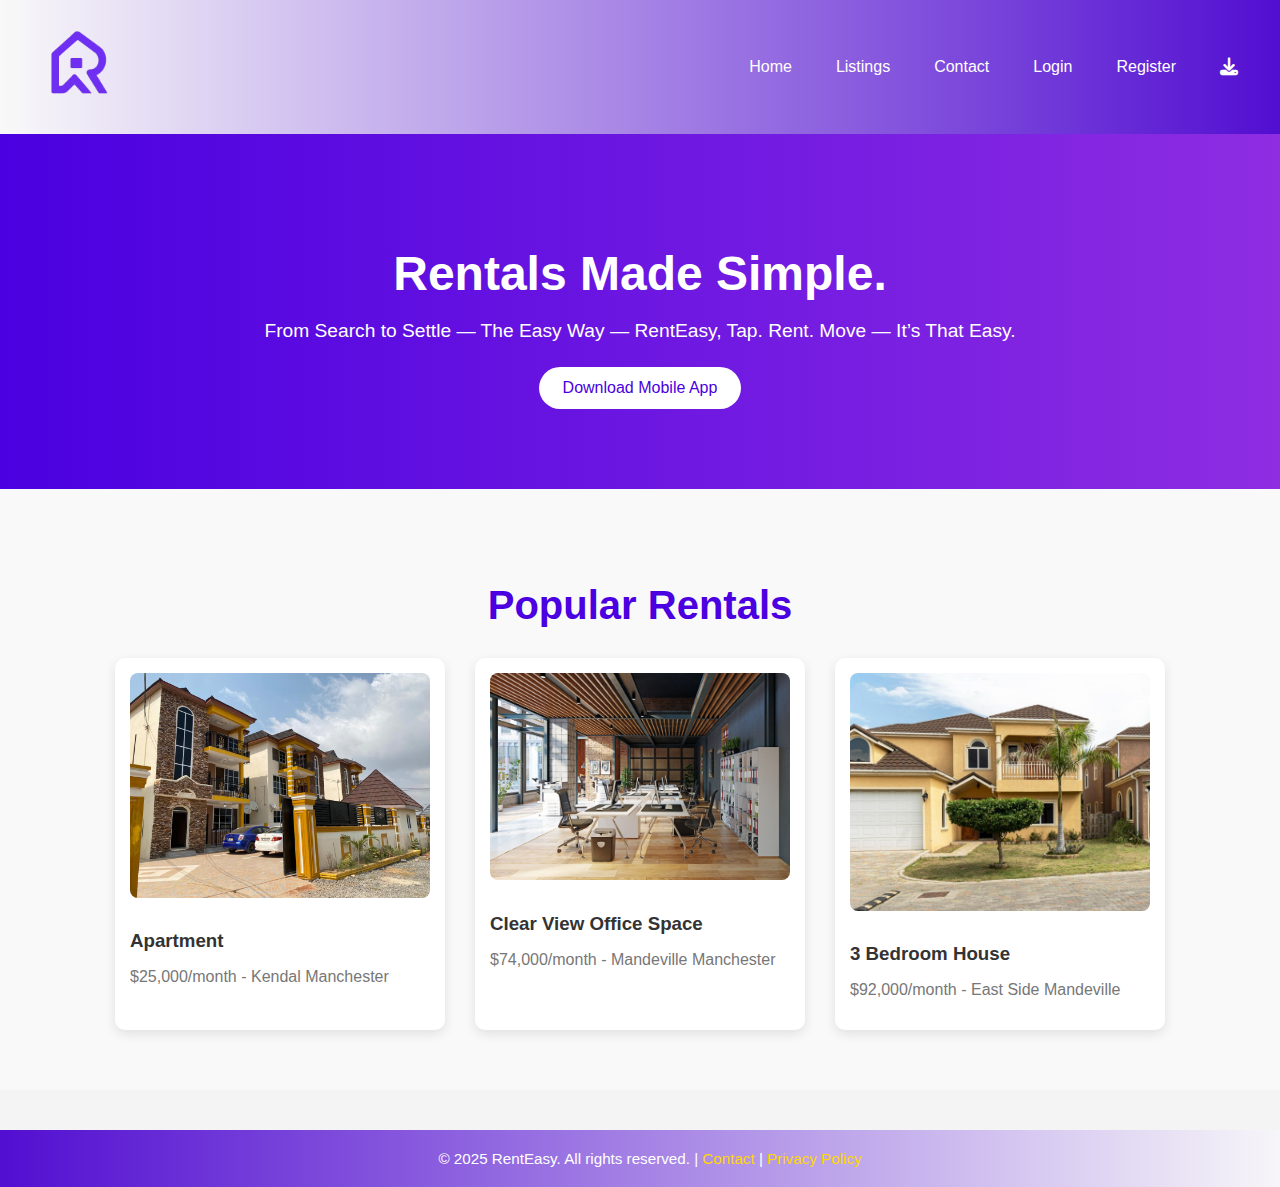
<file: index.html>
<!DOCTYPE html>
<html lang="en">
<head>
  <meta charset="UTF-8" />
  <meta name="viewport" content="width=device-width, initial-scale=1.0"/>
  <title>RentEasy - Rentals Made Simple</title>
  <link rel="stylesheet" href="style.css" />
  <link rel="stylesheet" href="https://cdnjs.cloudflare.com/ajax/libs/font-awesome/6.5.0/css/all.min.css" />
</head>
<body>
<main>
  <!-- Header -->
  <header class="navbar">
    <div><img src="images/rentlogo2.png" class="logo"/></div>
    <nav>
      <ul>
        <li><a href="index.html">Home</a></li>
        <li><a href="listings.html">Listings</a></li>
        <li><a href="contact.html">Contact</a></li>
        <li><a href="login.html">Login</a></li>
        <li><a href="register.html">Register</a></li>
        <li>
          <a href="#" onclick="downloadAPK()" title="Download App">
            <i class="fas fa-download download-icon"></i>
          </a>
        </li>
      </ul>
    </nav>
  </header>

  <!-- Hero Section -->
  <section class="hero">
    <div class="hero-content">
      <h1>Rentals Made Simple.</h1>
      <p>From Search to Settle — The Easy Way — RentEasy,  Tap. Rent. Move — It’s That Easy.</p>
      <button onclick="downloadAPK()" class="hero-download">Download Mobile App</button>
    </div>
  </section>

  <!-- Highlights Section -->
  <section class="listings-section">
    <h2>Popular Rentals</h2>
    <div class="listings-container">
        <div class="listing-card">
          <img src="images\Appartment_space.jpeg" alt="Apartment" />
          <h3>Apartment</h3>
          <p>$25,000/month - Kendal Manchester</p>
        </div>
        <div class="listing-card">
          <img src="images/commertial_space.jpeg" alt="Car" />
          <h3>Clear View Office Space</h3>
          <p>$74,000/month - Mandeville Manchester</p>
        </div>
        <div class="listing-card">
          <img src="images\house_space.jpg" alt="Tool" />
          <h3>3 Bedroom House</h3>
          <p>$92,000/month - East Side Mandeville</p>
        </div>
      </div>
    </section>
</main>

  <!-- Footer -->
  <footer class="footer">
    &copy; 2025 RentEasy. All rights reserved. | 
    <a href="contact.html">Contact</a> |
    <a href="privacy.html">Privacy Policy</a>
  </footer>
  

  <script src="script.js"></script>
</body>
</html>
</file>
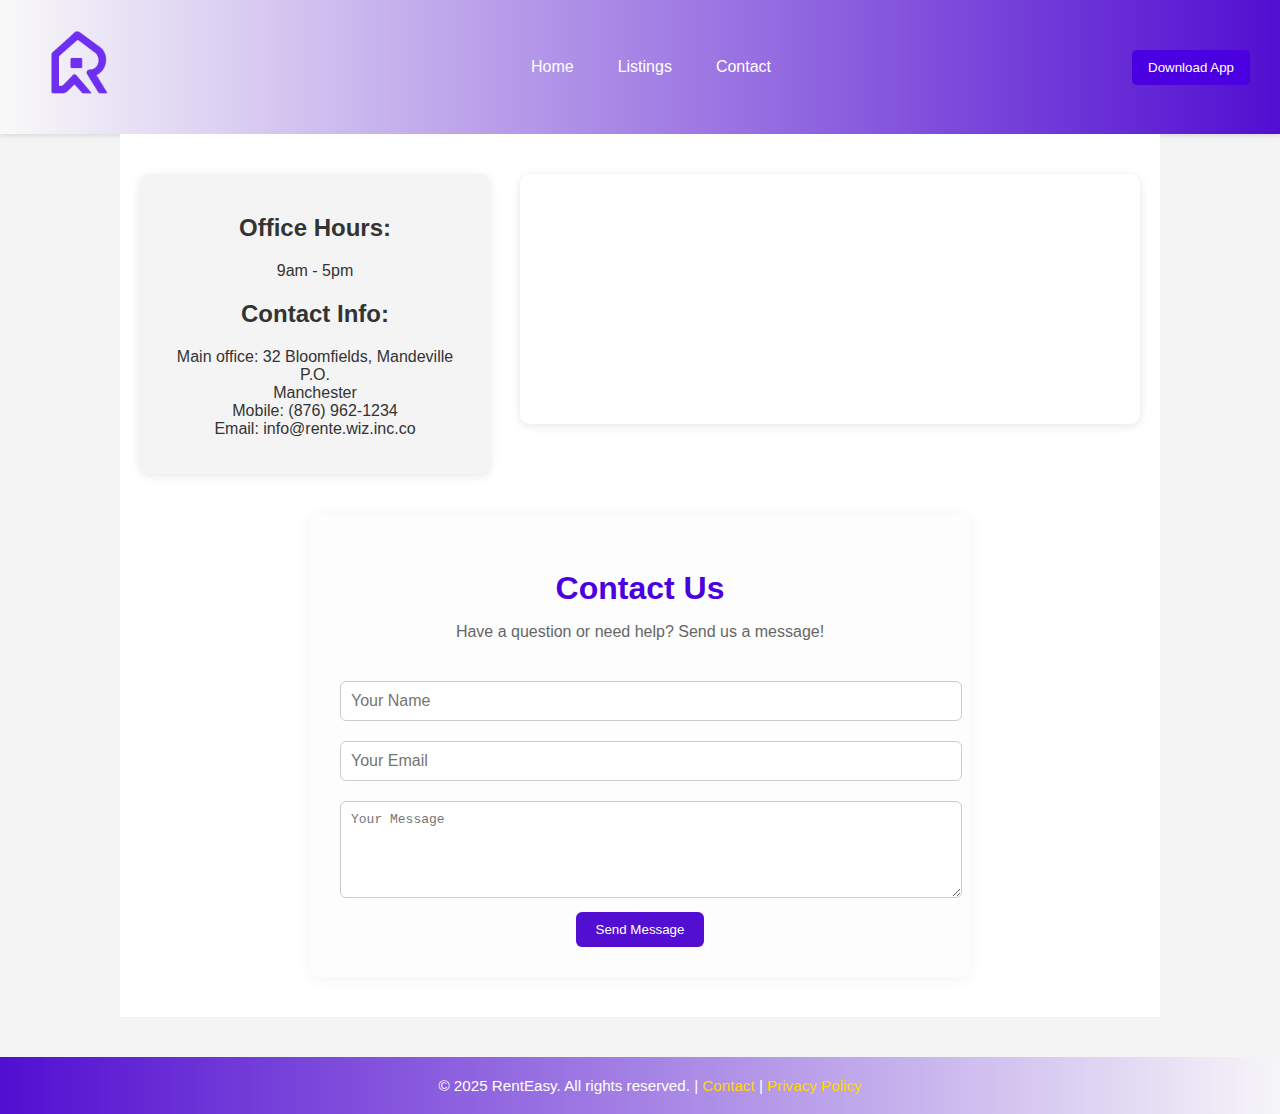
<file: contact.html>
<!DOCTYPE html>
<html lang="en">
<head>
  <meta charset="UTF-8" />
  <meta name="viewport" content="width=device-width, initial-scale=1.0"/>
  <title>Contact Us - RentEasy</title>
  <link rel="stylesheet" href="style.css" />
</head>
<body>
  <main>
  <header class="navbar">
    <div><img src="images/rentlogo2.png" class="logo"/></div>
    <nav>
      <ul>
        <li><a href="index.html">Home</a></li>
        <li><a href="listings.html">Listings</a></li>
        <li><a href="contact.html">Contact</a></li>
      </ul>
    </nav>
    <button onclick="downloadAPK()" class="download-btn">Download App</button>
  </header>

  <section class="contact-section">
    <div class="info-map-container">
      <div class="office-info">
        <h2>Office Hours:</h2>
        <p>9am - 5pm</p>
        <h2>Contact Info:</h2>
        <p>Main office: 32 Bloomfields, Mandeville P.O. <br>
          Manchester <br>
          Mobile: (876) 962-1234 <br>
        Email: info@rente.wiz.inc.co</p>
      </div>
  
      <div class="map-container">
        <iframe
          src="https://www.google.com/maps/embed?pb=!1m18!1m12!1m3!1d3874.0087524909267!2d-77.50607408474785!3d18.27277648758705!2m3!1f0!2f0!3f0!3m2!1i1024!2i768!4f13.1!3m3!1m2!1s0x8eda2a43d146de65%3A0xa7f8f9e9d5c15cb0!2sMandeville%2C%20Jamaica!5e0!3m2!1sen!2sjm!4v1712479247821!5m2!1sen!2sjm"
          width="100%" height="250" style="border:0;" allowfullscreen="" loading="lazy">
        </iframe>
      </div>
    </div>
  
    <div class="contact-container">
      <h2>Contact Us</h2>
      <p>Have a question or need help? Send us a message!</p>
      <form class="contact-form">
        <input type="text" placeholder="Your Name" required />
        <input type="email" placeholder="Your Email" required />
        <textarea rows="5" placeholder="Your Message" required></textarea>
        <button type="submit" class="submit-btn">Send Message</button>
      </form>
    </div>
  </section>
  
</main>
  <footer class="footer">
    &copy; 2025 RentEasy. All rights reserved. | 
    <a href="contact.html">Contact</a> |
    <a href="privacy.html">Privacy Policy</a>
  </footer>
  

  <script src="script.js"></script>
</body>
</html>
</file>
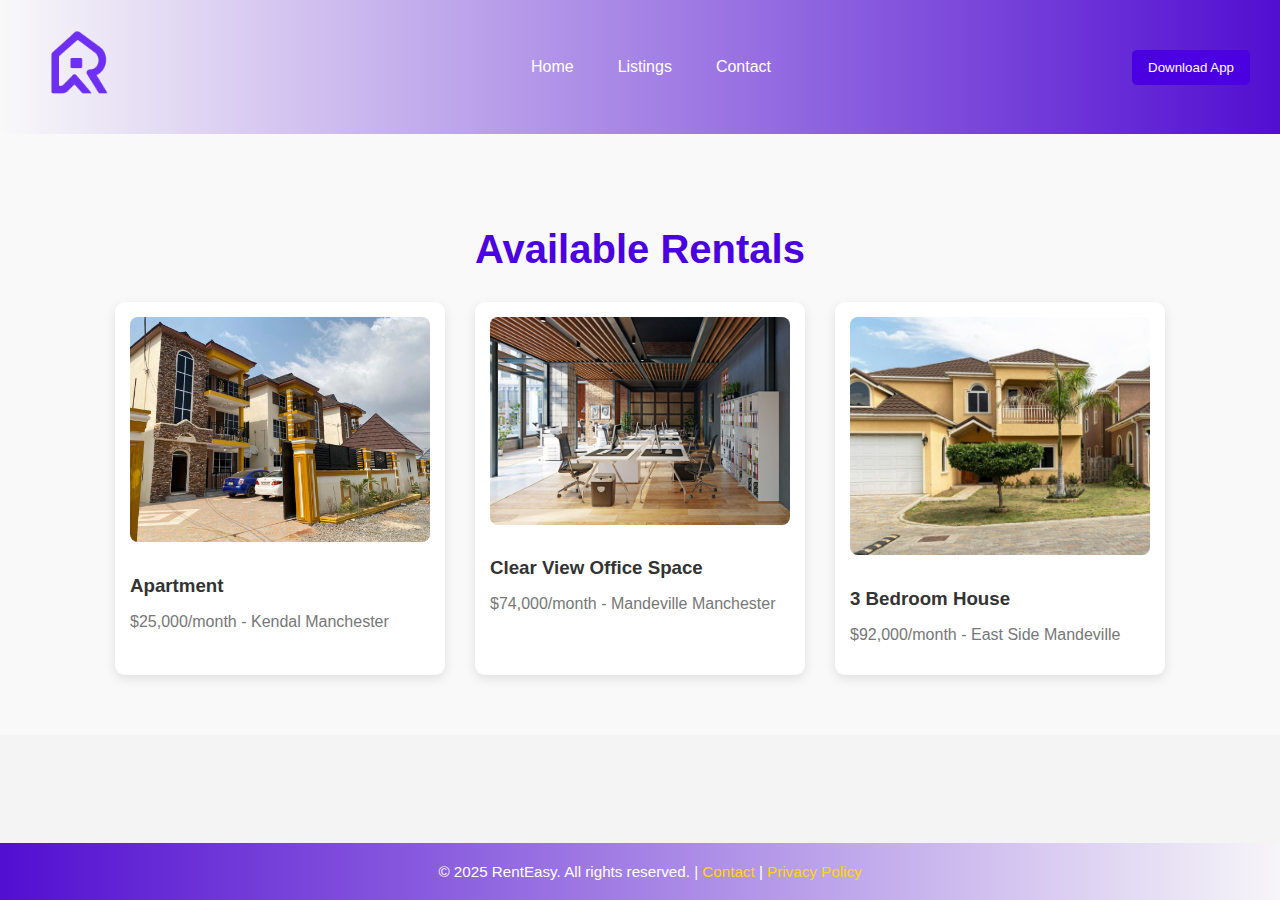
<file: listings.html>
<!DOCTYPE html>
<html lang="en">
<head>
  <meta charset="UTF-8" />
  <meta name="viewport" content="width=device-width, initial-scale=1.0"/>
  <title>Rental Listings - RentEasy</title>
  <link rel="stylesheet" href="style.css" />
</head>
<body>
  <main>
  <header class="navbar">
    <div><img src="images/rentlogo2.png" class="logo"/></div>
    <nav>
      <ul>
        <li><a href="index.html">Home</a></li>
        <li><a href="listings.html">Listings</a></li>
        <li><a href="contact.html">Contact</a></li>
      </ul>
    </nav>
    <button onclick="downloadAPK()" class="download-btn">Download App</button>
  </header>

  <section class="listings-section">
    <h2>Available Rentals</h2>
    <div class="listings-container">
      <div class="listing-card">
        <img src="images\Appartment_space.jpeg" alt="Apartment" />
        <h3>Apartment</h3>
        <p>$25,000/month - Kendal Manchester</p>
      </div>
      <div class="listing-card">
        <img src="images/commertial_space.jpeg" alt="Car" />
        <h3>Clear View Office Space</h3>
        <p>$74,000/month - Mandeville Manchester</p>
      </div>
      <div class="listing-card">
        <img src="images\house_space.jpg" alt="Tool" />
        <h3>3 Bedroom House</h3>
        <p>$92,000/month - East Side Mandeville</p>
      </div>
    </div>
  </section>
</main>
  <footer class="footer">
    &copy; 2025 RentEasy. All rights reserved. | 
    <a href="contact.html">Contact</a> |
    <a href="privacy.html">Privacy Policy</a>
  </footer>
  

  <script src="script.js"></script>
</body>
</html>
</file>
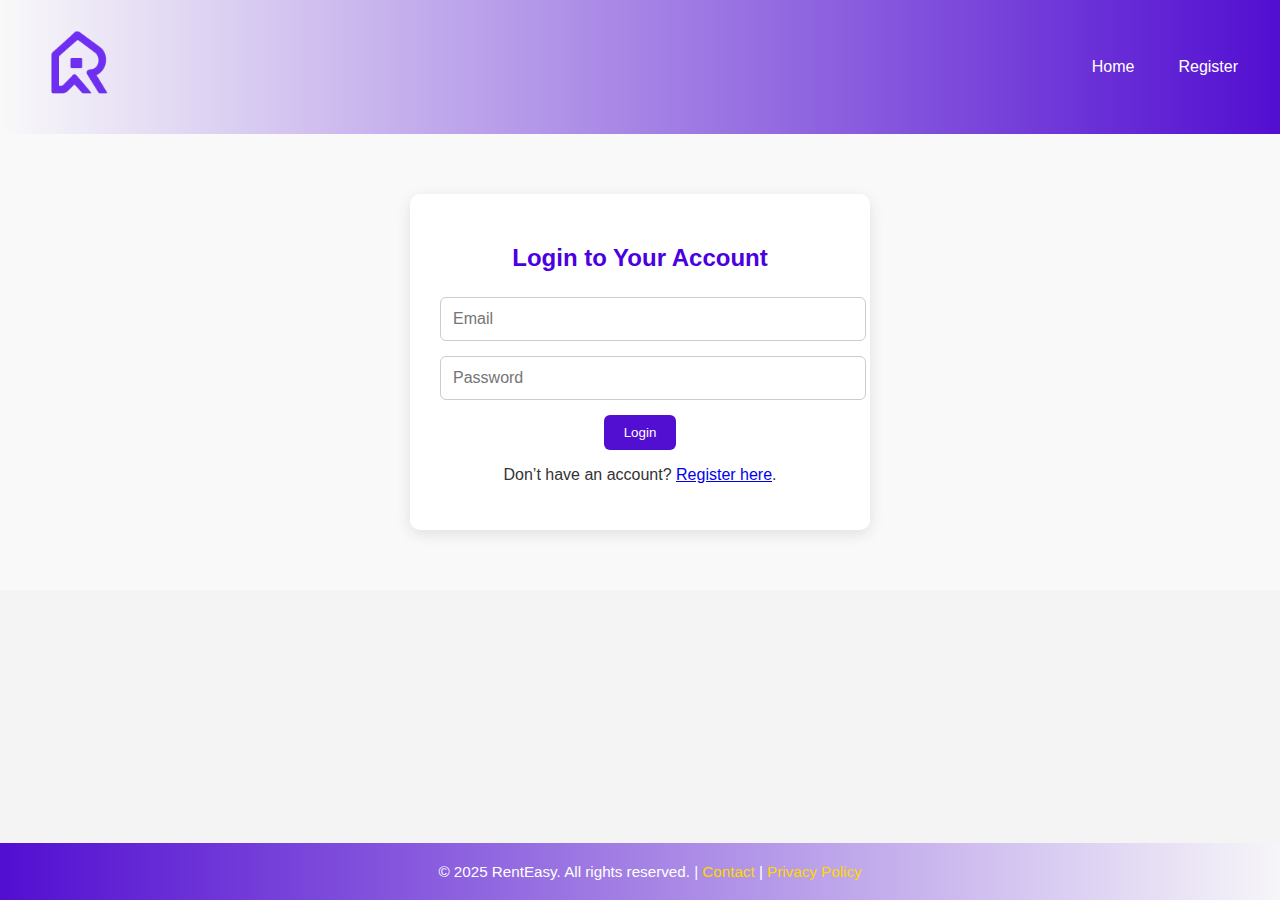
<file: login.html>
<!DOCTYPE html>
<html lang="en">
<head>
  <meta charset="UTF-8" />
  <meta name="viewport" content="width=device-width, initial-scale=1.0"/>
  <title>Login - RentEasy</title>
  <link rel="stylesheet" href="style.css" />
</head>
<body>
  <main>
  <header class="navbar">
    <div><img src="images/rentlogo2.png" class="logo"/></div>
    <nav>
      <ul>
        <li><a href="index.html">Home</a></li>
        <li><a href="register.html">Register</a></li>
      </ul>
    </nav>
  </header>

  <section class="form-section">
    <div class="form-container">
      <h2>Login to Your Account</h2>
      <form class="form">
        <input type="email" placeholder="Email" required />
        <input type="password" placeholder="Password" required />
        <button type="submit" class="submit-btn">Login</button>
      </form>
      <p>Don’t have an account? <a href="register.html">Register here</a>.</p>
    </div>
  </section>
</main>
  <footer class="footer">
    &copy; 2025 RentEasy. All rights reserved. | 
    <a href="contact.html">Contact</a> |
    <a href="privacy.html">Privacy Policy</a>
  </footer>
  
</body>
</html>
</file>
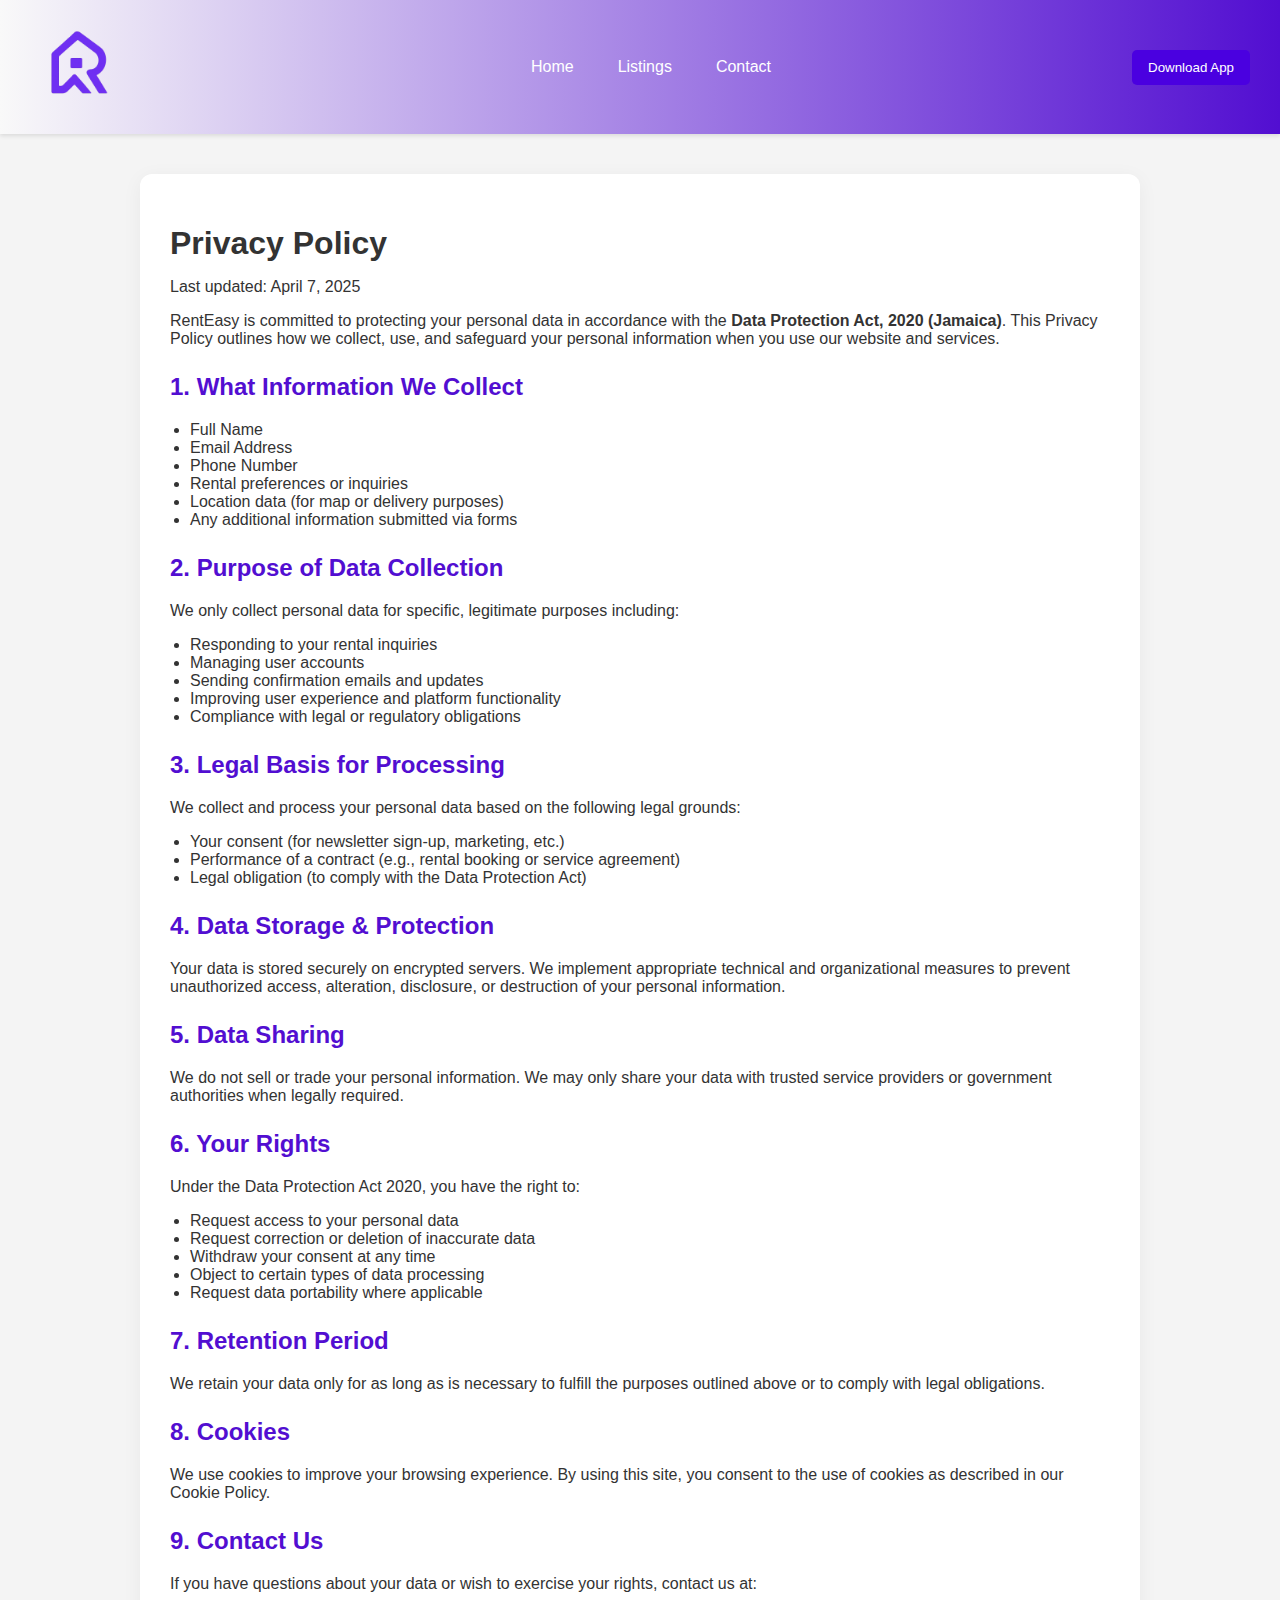
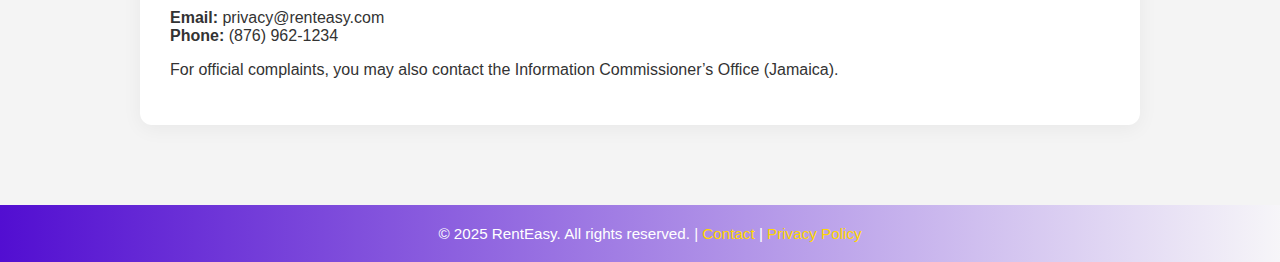
<file: privacy.html>
<!DOCTYPE html>
<html lang="en">
<head>
  <meta charset="UTF-8" />
  <meta name="viewport" content="width=device-width, initial-scale=1.0"/>
  <title>Privacy Policy - RentEasy</title>
  <link rel="stylesheet" href="style.css" />
</head>
<body>
    <header class="navbar">
      <div><img src="images/rentlogo2.png" class="logo"/></div>
        <nav>
          <ul>
            <li><a href="index.html">Home</a></li>
            <li><a href="listings.html">Listings</a></li>
            <li><a href="contact.html">Contact</a></li>
          </ul>
        </nav>
        <button onclick="downloadAPK()" class="download-btn">Download App</button>
      </header>

  <main class="privacy-main">
    <section class="privacy-section">
      <h1>Privacy Policy</h1>
      <p>Last updated: April 7, 2025</p>

      <p>RentEasy is committed to protecting your personal data in accordance with the <strong>Data Protection Act, 2020 (Jamaica)</strong>. This Privacy Policy outlines how we collect, use, and safeguard your personal information when you use our website and services.</p>

      <h2>1. What Information We Collect</h2>
      <ul>
        <li>Full Name</li>
        <li>Email Address</li>
        <li>Phone Number</li>
        <li>Rental preferences or inquiries</li>
        <li>Location data (for map or delivery purposes)</li>
        <li>Any additional information submitted via forms</li>
      </ul>

      <h2>2. Purpose of Data Collection</h2>
      <p>We only collect personal data for specific, legitimate purposes including:</p>
      <ul>
        <li>Responding to your rental inquiries</li>
        <li>Managing user accounts</li>
        <li>Sending confirmation emails and updates</li>
        <li>Improving user experience and platform functionality</li>
        <li>Compliance with legal or regulatory obligations</li>
      </ul>

      <h2>3. Legal Basis for Processing</h2>
      <p>We collect and process your personal data based on the following legal grounds:</p>
      <ul>
        <li>Your consent (for newsletter sign-up, marketing, etc.)</li>
        <li>Performance of a contract (e.g., rental booking or service agreement)</li>
        <li>Legal obligation (to comply with the Data Protection Act)</li>
      </ul>

      <h2>4. Data Storage & Protection</h2>
      <p>Your data is stored securely on encrypted servers. We implement appropriate technical and organizational measures to prevent unauthorized access, alteration, disclosure, or destruction of your personal information.</p>

      <h2>5. Data Sharing</h2>
      <p>We do not sell or trade your personal information. We may only share your data with trusted service providers or government authorities when legally required.</p>

      <h2>6. Your Rights</h2>
      <p>Under the Data Protection Act 2020, you have the right to:</p>
      <ul>
        <li>Request access to your personal data</li>
        <li>Request correction or deletion of inaccurate data</li>
        <li>Withdraw your consent at any time</li>
        <li>Object to certain types of data processing</li>
        <li>Request data portability where applicable</li>
      </ul>

      <h2>7. Retention Period</h2>
      <p>We retain your data only for as long as is necessary to fulfill the purposes outlined above or to comply with legal obligations.</p>

      <h2>8. Cookies</h2>
      <p>We use cookies to improve your browsing experience. By using this site, you consent to the use of cookies as described in our Cookie Policy.</p>

      <h2>9. Contact Us</h2>
      <p>If you have questions about your data or wish to exercise your rights, contact us at:</p>
      <p><strong>Email:</strong> privacy@renteasy.com<br>
         <strong>Phone:</strong> (876) 962-1234</p>

      <p>For official complaints, you may also contact the Information Commissioner’s Office (Jamaica).</p>
    </section>
  </main>

  <footer class="footer">
    &copy; 2025 RentEasy. All rights reserved. |
    <a href="contact.html">Contact</a> |
    <a href="privacy.html">Privacy Policy</a>
  </footer>
</body>
</html>
</file>
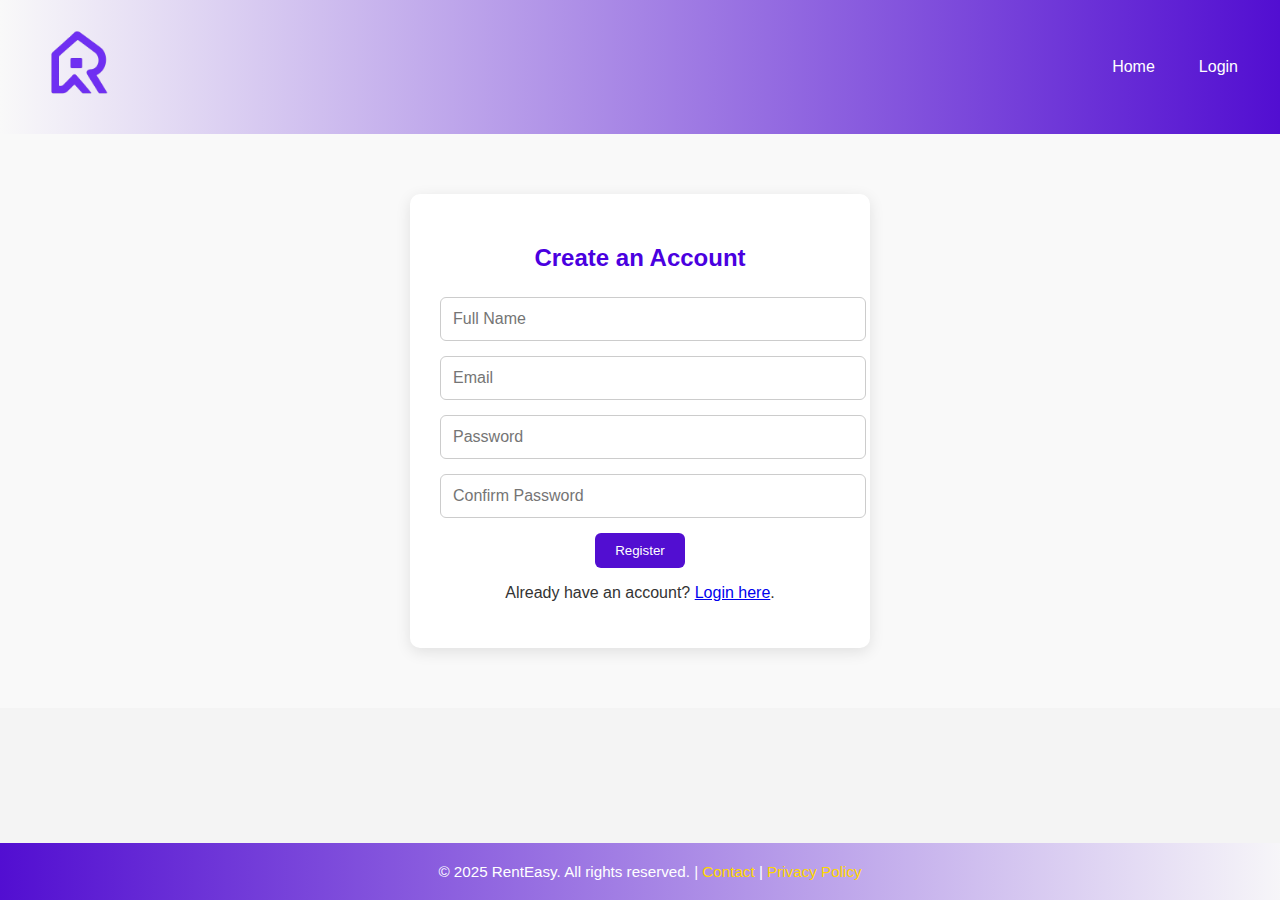
<file: register.html>
<!DOCTYPE html>
<html lang="en">
<head>
  <meta charset="UTF-8" />
  <meta name="viewport" content="width=device-width, initial-scale=1.0"/>
  <title>Register - RentEasy</title>
  <link rel="stylesheet" href="style.css" />
</head>
<body>
  <header class="navbar">
    <div><img src="images/rentlogo2.png" class="logo"/></div>
    <nav>
      <ul>
        <li><a href="index.html">Home</a></li>
        <li><a href="login.html">Login</a></li>
      </ul>
    </nav>
  </header>
<main>
  <section class="form-section">
    <div class="form-container">
      <h2>Create an Account</h2>
      <form class="form">
        <input type="text" placeholder="Full Name" required />
        <input type="email" placeholder="Email" required />
        <input type="password" placeholder="Password" required />
        <input type="password" placeholder="Confirm Password" required />
        <button type="submit" class="submit-btn">Register</button>
      </form>
      <p>Already have an account? <a href="login.html">Login here</a>.</p>
    </div>
  </section>
</main>
  <footer class="footer">
    &copy; 2025 RentEasy. All rights reserved. | 
    <a href="contact.html">Contact</a> |
    <a href="privacy.html">Privacy Policy</a>
  </footer>
  
</body>
</html>
</file>
<file: style.css>
/* Layout for sticky footer */
html, body {
    height: 100%;
    margin: 0;
    padding: 0;
    display: flex;
    flex-direction: column;
  }
  
  /* Main content area should grow */
  main {
    flex: 1;
  }
  
  /* Footer stays at bottom */
  .footer {
    background: linear-gradient(to right, #520ed1, #f9f9f9);
    color: white;
    text-align: center;
    padding: 20px 10px;
    font-size: 0.95em;
    width: 100%;
    margin-top: auto;
  }
  
  .footer a {
    color: #ffd700;
    text-decoration: none;
    font-weight: 500;
    transition: color 0.3s ease;
  }
  
  .footer a:hover {
    color: #fff;
  }
  

<!--INDEX-->
/*index section*/
* {
    margin: 0;
    padding: 0;
    box-sizing: border-box;
  }
  
  body {
    font-family: 'Segoe UI', sans-serif;
    background-color: #f4f4f4;
    color: #333;
  }
  
  .navbar {
    background-color: #fff;
    display: flex;
    justify-content: space-between;
    align-items: center;
    padding: 15px 30px;
    box-shadow: 0 2px 4px rgba(0,0,0,0.1);
  }
  
  .logo {
    width: 100px;
    height: auto;
    /* font-size: 1.5em;
    color: #4a00e0;
    font-weight: bold; */
  }
  
  nav ul {
    list-style: none;
    display: flex;
    gap: 20px;
  }
  
  nav ul li a {
    text-decoration: none;
    color: #333;
    font-weight: 500;
  }
  
  .download-btn {
    background-color: #4a00e0;
    color: white;
    padding: 10px 16px;
    border: none;
    border-radius: 5px;
    cursor: pointer;
  }
  
  .download-btn:hover,
  .hero-download:hover {
    background-color: #3a00b5;
  }
  
  .hero {
    background: linear-gradient(to right, #4a00e0, #8e2de2);
    color: white;
    padding: 80px 20px;
    text-align: center;
  }
  
  .hero-content h1 {
    font-size: 3em;
    margin-bottom: 15px;
  }
  
  .hero-content p {
    font-size: 1.2em;
    margin-bottom: 25px;
  }
  
  .hero-download {
    background-color: white;
    color: #4a00e0;
    padding: 12px 24px;
    border: none;
    border-radius: 25px;
    font-size: 1em;
    cursor: pointer;
  }
  
  .footer {
    background-color: #fff;
    text-align: center;
    padding: 20px;
    margin-top: 40px;
    font-size: 0.9em;
    color: #777;
  }
  

/* Contact Section */
.contact-section {
    padding: 60px 20px;
    background-color: #fff;
    text-align: center;
  }
  
  .contact-container {
    max-width: 600px;
    margin: auto;
  }
  
  .contact-container h2 {
    font-size: 2em;
    margin-bottom: 10px;
    color: #4a00e0;
  }
  
  .contact-container p {
    margin-bottom: 30px;
    color: #666;
  }
  
  .contact-form input,
  .contact-form textarea {
    width: 100%;
    padding: 12px;
    margin-bottom: 15px;
    border-radius: 5px;
    border: 1px solid #ccc;
    font-size: 1em;
  }
  
  .submit-btn {
    background-color: #4a00e0;
    color: white;
    padding: 12px 20px;
    border: none;
    border-radius: 5px;
    cursor: pointer;
  }
  
  .submit-btn:hover {
    background-color: #3a00b5;
  }
  .contact-section {
    padding: 40px 20px;
    max-width: 1000px;
    margin: 0 auto;
  }
  
  .info-map-container {
    display: flex;
    flex-wrap: wrap;
    gap: 30px;
    margin-bottom: 40px;
  }
  
  .office-info {
    flex: 1;
    min-width: 250px;
    background: #f4f4f4;
    padding: 20px;
    border-radius: 10px;
    box-shadow: 0 2px 10px rgba(0,0,0,0.1);
  }
  
  .map-container {
    flex: 2;
    min-width: 300px;
    height: 250px;
    border-radius: 10px;
    overflow: hidden;
    box-shadow: 0 2px 10px rgba(0,0,0,0.1);
  }
  
  .contact-container {
    background: #fdfdfd;
    padding: 30px;
    border-radius: 10px;
    box-shadow: 0 2px 15px rgba(0,0,0,0.05);
  }
  
  .contact-container h2 {
    margin-bottom: 10px;
  }
  
  .contact-form input,
  .contact-form textarea {
    width: 100%;
    padding: 10px;
    margin: 10px 0;
    border-radius: 6px;
    border: 1px solid #ccc;
  }
  
  .submit-btn {
    background: #520ed1;
    color: white;
    padding: 10px 20px;
    border: none;
    border-radius: 6px;
    cursor: pointer;
    transition: background-color 0.3s ease;
  }
  
  .submit-btn:hover {
    background: #3e0ab5;
  }
  
  
  /* Listings Section */
  .listings-section {
    padding: 60px 20px;
    background-color: #f9f9f9;
    text-align: center;
  }
  
  .listings-section h2 {
    font-size: 2.5em;
    margin-bottom: 30px;
    color: #4a00e0;
  }
  
  .listings-container {
    display: flex;
    flex-wrap: wrap;
    justify-content: center;
    gap: 30px;
  }
  
  .listing-card {
    background-color: white;
    width: 300px;
    padding: 15px;
    border-radius: 10px;
    box-shadow: 0 4px 12px rgba(0,0,0,0.1);
    text-align: left;
  }
  
  .listing-card img {
    width: 100%;
    border-radius: 8px;
    margin-bottom: 10px;
  }
  
  .listing-card h3 {
    margin-bottom: 5px;
    color: #333;
  }
  
  .listing-card p {
    color: #777;
  }
  

/* Form Section (Login & Register) */
.form-section {
    background-color: #f9f9f9;
    padding: 60px 20px;
    text-align: center;
  }
  
  .form-container {
    max-width: 400px;
    margin: auto;
    background-color: white;
    padding: 30px;
    border-radius: 10px;
    box-shadow: 0 4px 15px rgba(0,0,0,0.1);
  }
  
  .form-container h2 {
    margin-bottom: 25px;
    color: #4a00e0;
  }
  
  .form input {
    width: 100%;
    padding: 12px;
    margin-bottom: 15px;
    font-size: 1em;
    border: 1px solid #ccc;
    border-radius: 6px;
  }
  
  .form p {
    margin-top: 15px;
    color: #666;
    font-size: 0.9em;
  }
  
  .form a {
    color: #4a00e0;
    text-decoration: none;
  }
  
  .form a:hover {
    text-decoration: underline;
  }

  /* Navbar Styles */
.navbar {
    background: linear-gradient(to right, #f9f9f9, #520ed1);
    color: white;
    padding: 15px 30px;
    display: flex;
    justify-content: space-between;
    align-items: center;
  }
  
  .navbar .logo {
    font-size: 1.5em;
    font-weight: bold;
  }
  
  .navbar nav ul {
    list-style: none;
    display: flex;
    gap: 20px;
    align-items: center;
  }
  
  .navbar nav ul li a {
    text-decoration: none;
    color: white;
    padding: 8px 12px;
    transition: background-color 0.3s ease, color 0.3s ease;
    border-radius: 6px;
  }
  
  .navbar nav ul li a:hover {
    background-color: #ffffff30;
  }
  
  .navbar nav ul li a.active {
    background-color: #ffffff50;
    font-weight: bold;
  }
  
  .download-icon {
    font-size: 18px;
    color: white;
    transition: transform 0.3s ease, color 0.3s ease;
  }
  
  .download-icon:hover {
    transform: scale(1.2);
    color: #ffd700;
  }
  
  /* Footer Styles */
.footer {
    background: linear-gradient(to right, #520ed1, #f9f9f9);
    color: white;
    text-align: center;
    padding: 20px 10px;
    font-size: 0.95em;
    position: relative;
    bottom: 0;
    width: 100%;
  }
  
  .footer a {
    color: #ffd700;
    text-decoration: none;
    font-weight: 500;
    transition: color 0.3s ease;
  }
  
  .footer a:hover {
    color: #fff;
  }
  /*privacy section*/
  .privacy-main {
    padding: 40px 20px;
    max-width: 1000px;
    margin: 0 auto;
  }
  
  .privacy-section {
    background: #fff;
    padding: 30px;
    border-radius: 12px;
    box-shadow: 0 4px 20px rgba(0,0,0,0.05);
  }
  
  .privacy-section h1 {
    font-size: 2em;
    margin-bottom: 10px;
  }
  
  .privacy-section h2 {
    margin-top: 25px;
    color: #520ed1;
  }
  
  .privacy-section ul {
    list-style: disc;
    padding-left: 20px;
    margin-top: 10px;
  }
</file>
